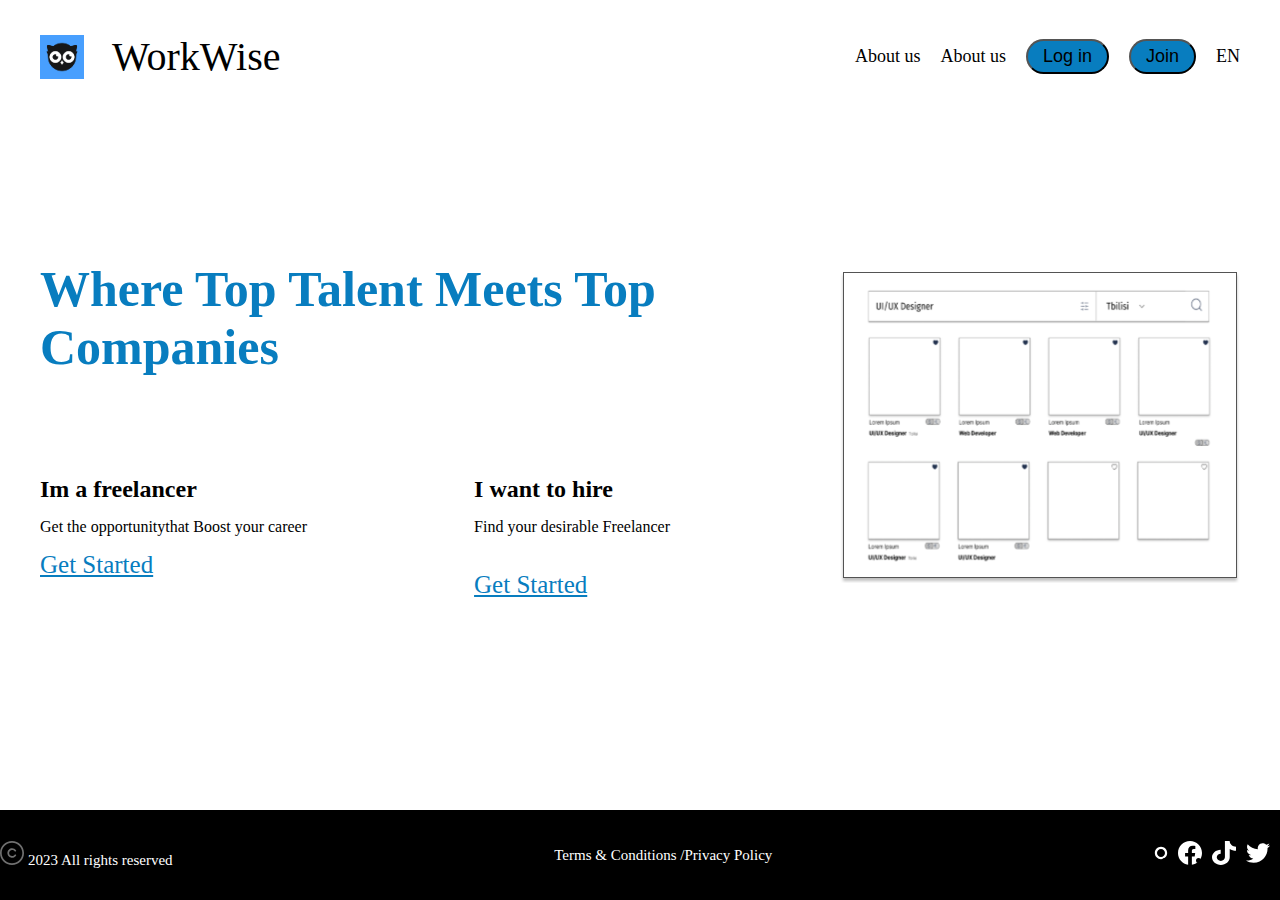
<file: index.html>
<!DOCTYPE html>
<html lang="en">
<head>
    <meta charset="UTF-8">
    <meta http-equiv="X-UA-Compatible" content="IE=edge">
    <meta name="viewport" content="width=device-width, initial-scale=1.0">
    <link rel="stylesheet" href="style.css">
    <title>Document</title>
</head>
<body>
    <div class="container">
        <header>
            <div class="logo-wrapper">
                <img src="images/logo.png" alt="##">
                <p>WorkWise</p>
            </div>
            <nav>
                <ul>
                    <li>
                        <a href="">
                            <p>About us</p>
                        </a>
                    </li>
                    <li>
                        <a href="">
                            <p>About us</p>
                        </a>
                    </li>
                    <li>
                        <button>
                            <a href="http:employees.html">Log in</a>
                        </button>
                    </li>
                    <li>
                        <button>
                            <a href="http:employees.html">Join</a> 
                        </button>
                    </li>
                    <li>
                        <a href="">
                            <p>EN</p>
                        </a>
                    </li>
                </ul>
            </nav>
        </header>
        <section class="wrapper">
            <div class="left-side">
                <h1>Where Top Talent Meets Top Companies</h1>
                <div class="left-side-wrapper">
                    <div class="info-wrapper">
                        <h2>Im a freelancer</h2>
                        <p>Get the opportunitythat Boost your career</p>
                        <a href="">Get Started</a>
                    </div>
                    <div class="info-wrapper2">
                        <h2>I want to hire</h2>
                        <p>Find your desirable Freelancer</p>
                        <a href="">Get Started</a>
                    </div>
                </div>
            </div>
            <div class="right-side">
                <img src="images/box-img.svg" alt="##">
            </div>
        </section>
        <section>
            <div class="links">
                <a href="">Get Started</a>
                <a href="">Get Started</a>
            </div>
        </section>
    </div>
    <footer>
        <div>
            <img src="images/c.svg" alt="##">
            <span>2023 All rights reserved</span>
        </div>
        <div>
            <span>Terms & Conditions /Privacy Policy</span>
        </div>
        <nav>
            <ul>
                <li>
                    <a href="">
                        <img src="images/insta-icon.svg" alt="##">
                    </a>
                </li>
                <li>
                    <a href="">
                        <img src="images/fb-icon.svg" alt="##">
                    </a>
                </li>
                <li>
                    <a href="">
                        <img src="images/tiktok-icon.svg" alt="##">
                    </a>
                </li>
                <li>
                    <a href="">
                        <img src="images/twitter-icon.svg" alt="##">
                    </a>
                </li>
            </ul>
        </nav>
    </footer>
</body>
</html>
</file>
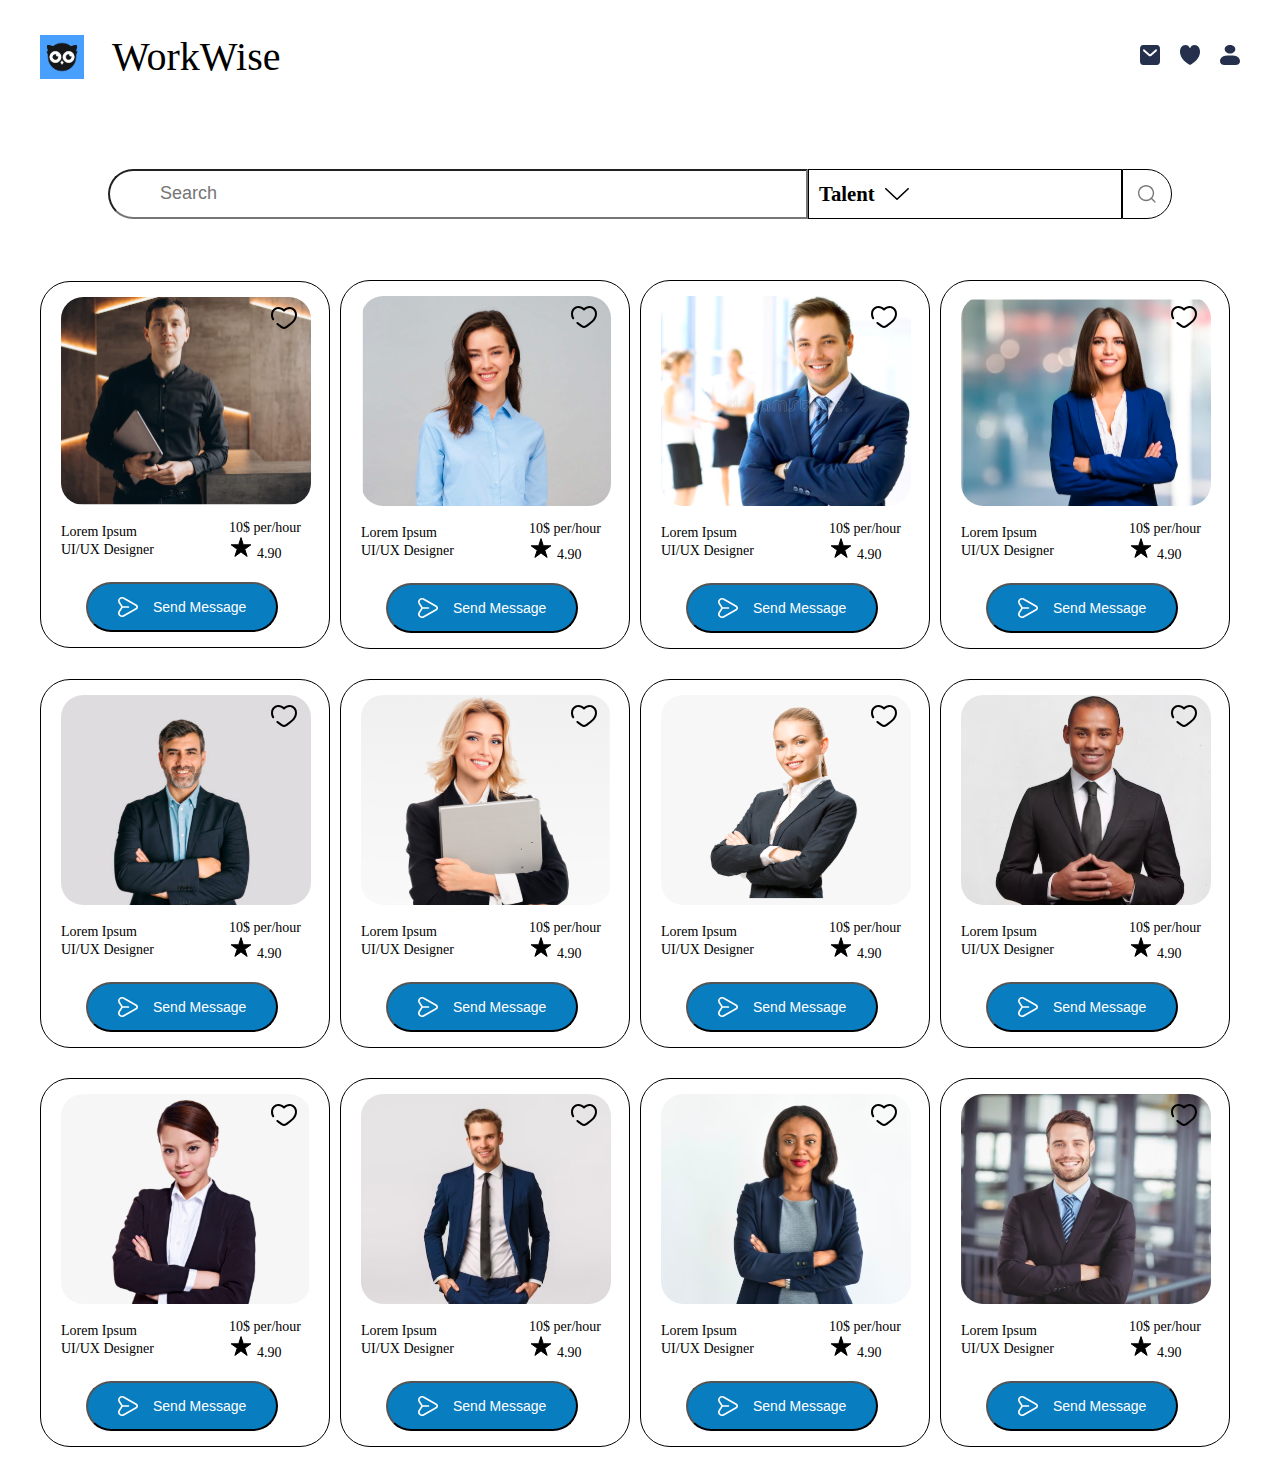
<file: employees.html>
<!DOCTYPE html>
<html lang="en">
<head>
    <meta charset="UTF-8">
    <meta http-equiv="X-UA-Compatible" content="IE=edge">
    <meta name="viewport" content="width=device-width, initial-scale=1.0">
    <link rel="stylesheet" href="employees.css">
    <link rel="stylesheet" href="https://cdnjs.cloudflare.com/ajax/libs/font-awesome/6.4.0/css/all.min.css" integrity="sha512-iecdLmaskl7CVkqkXNQ/ZH/XLlvWZOJyj7Yy7tcenmpD1ypASozpmT/E0iPtmFIB46ZmdtAc9eNBvH0H/ZpiBw==" crossorigin="anonymous" referrerpolicy="no-referrer" />
    <title>Document</title>
</head>
<body>
    <div class="container">
        <header>
            <div class="logo-wrapper">
                <img src="images/logo.png" alt="##">
                <p>WorkWise</p>
            </div>
            <nav>
                <ul>
                    <li>
                        <a href="">
                            <img src="images/letter.svg" alt="##">
                        </a>
                    </li>
                    <li>
                        <a href="">
                            <img src="images/heart.svg" alt="##">
                        </a>
                    </li>
                    <li>
                        <a href="http:main-page.html">
                            <img src="images/user.svg" alt="##">
                        </a>
                    </li>
                </ul>
            </nav>
        </header>
        <section>
            <div class="input-wrapper">
                <div class="relative">
                    <div class="input-icons">
                        <i class="fa-solid fa-magnifying-glass fa-2xl" id="icon1"></i>
                        <i class="fa-brands fa-slack fa-2xl" id="icon2"></i>
                        <input class="input-field" type="text" placeholder="Search">
                        <div class="hover2">
                            <div class="category">
                                <h3>category</h3>
                                <div class="flex-box">
                                    <p class="block">UI Designer</p>
                                    <p class="block">UX Researcher</p>
                                    <p class="block">Web Developer</p>
                                    <p class="block">Mobile Developer</p>
                                    <p class="block">IT Manager</p>
                                    <p class="block">3D Artist</p>
                                    <p class="block">Project Manager</p>
                                    <p class="block">Social Media Manager</p>
                                    <p class="block">Game Developer</p>
                                    <p class="block">Data Analyst</p>
                                    <p class="block">Graphic Designer</p>
                                </div>
                            </div>
                            <div class="price-range">
                                <h3>Price Range</h3>
                                <form action="">
                                    <input type="range">
                                </form>
                            </div>
                            <div class="price-range2">
                                <h3>Ratings</h3>
                                <div class="wrapper">
                                    <div class="rating-wrapper">
                                        <img src="images/star.svg" alt="#">
                                        <p>all</p>
                                    </div>
                                    <div class="rating-wrapper">
                                        <img src="images/star.svg" alt="#">
                                        <p>5</p>
                                    </div>
                                    <div class="rating-wrapper">
                                        <img src="images/star.svg" alt="#">
                                        <p>4</p>
                                    </div>
                                    <div class="rating-wrapper">
                                        <img src="images/star.svg" alt="#">
                                        <p>3</p>
                                    </div>
                                    <div class="rating-wrapper">
                                        <img src="images/star.svg" alt="#">
                                        <p>2</p>
                                    </div>
                                </div>
                            </div>
                            <div class="price-range">
                                <h3>Location</h3>
                                <div class="flex-box">
                                    <p class="block">Tbilisi</p>
                                    <p class="block">Kutaisi</p>
                                    <p class="block">Batumi</p>
                                    <p class="block">Rustavi</p>
                                </div>
                            </div>
                        </div>
                    </div>
                </div>
                <div class="relative">
                    <div class="listener">
                        <h5>Talent</h5>
                        <img src="images/arrow.svg" alt="#">
                        <div class="hover">
                            <div class="hover-block-wrapper">
                                <img src="images/two-users.svg" alt="#">
                                <div>
                                    <h6>Talent</h6>
                                    <span>Hire professionals and agencies</span>
                                </div>
                            </div>
                            <div class="hover-block-wrapper">
                                <img src="images/list.svg" alt="#">
                                <div>
                                    <h6>Projects</h6>
                                    <span>Hire professionals and agencies</span>
                                </div>
                            </div>
                            <div class="hover-block-wrapper">
                                <img src="images/bag.svg" alt="#">
                                <div>
                                    <h6>Jobs</h6>
                                    <span>Hire professionals and agencies</span>
                                </div>
                            </div>
                        </div>
                    </div>
                    <!-- <div class="hover">
                        <div class="hover-block-wrapper">
                            <img src="images/two-users.svg" alt="#">
                            <div>
                                <h6>Talent</h6>
                                <span>Hire professionals and agencies</span>
                            </div>
                        </div>
                        <div class="hover-block-wrapper">
                            <img src="images/list.svg" alt="#">
                            <div>
                                <h6>Projects</h6>
                                <span>Hire professionals and agencies</span>
                            </div>
                        </div>
                        <div class="hover-block-wrapper">
                            <img src="images/bag.svg" alt="#">
                            <div>
                                <h6>Jobs</h6>
                                <span>Hire professionals and agencies</span>
                            </div>
                        </div>
                    </div> -->
                </div>
                <div class="loop-button">
                    <img class="loop" src="images/loop2.svg" alt="##">
                </div>
            </div>
        </section>
        <section class="profiles">
            <div class="working-profile">
                <a href="http:profile.html">
                    <div class="picture-wrapper">
                        <img class="profile-picture" src="images/image-1.svg" alt="##">
                        <img class="heart-icon" src="images/heart-icon.svg" alt="##">
                    </div>
                    <div class="info-wrapper">
                        <div>
                            <p>Lorem Ipsum</p>
                            <span>UI/UX Designer</span>
                        </div>
                        <div>
                            <p>10$ per/hour</p>
                            <div>
                                <img src="images/star2.svg" alt="##">
                                <span>4.90</span>
                            </div>
                        </div>
                    </div>
                    <button>
                        <img src="images/right-arrow.svg" alt="##">
                        <p>Send Message</p>
                    </button>
                </a>
            </div>
            <div class="working-profile">
                <a href="">
                    <div class="picture-wrapper">
                        <img class="profile-picture" src="images/image-12.svg" alt="##">
                        <img class="heart-icon" src="images/heart-icon.svg" alt="##">
                    </div>
                    <div class="info-wrapper">
                        <div>
                            <p>Lorem Ipsum</p>
                            <span>UI/UX Designer</span>
                        </div>
                        <div>
                            <p>10$ per/hour</p>
                            <div>
                                <img src="images/star2.svg" alt="##">
                                <span>4.90</span>
                            </div>
                        </div>
                    </div>
                    <button>
                        <img src="images/right-arrow.svg" alt="##">
                        <p>Send Message</p>
                    </button>
                </a>
            </div>
            <div class="working-profile">
                <a href="">
                    <div class="picture-wrapper">
                        <img class="profile-picture" src="images/image-11.svg" alt="##">
                        <img class="heart-icon" src="images/heart-icon.svg" alt="##">
                    </div>
                    <div class="info-wrapper">
                        <div>
                            <p>Lorem Ipsum</p>
                            <span>UI/UX Designer</span>
                        </div>
                        <div>
                            <p>10$ per/hour</p>
                            <div>
                                <img src="images/star2.svg" alt="##">
                                <span>4.90</span>
                            </div>
                        </div>
                    </div>
                    <button>
                        <img src="images/right-arrow.svg" alt="##">
                        <p>Send Message</p>
                    </button>
                </a>
            </div>
            <div class="working-profile">
                <a href="">
                    <div class="picture-wrapper">
                        <img class="profile-picture" src="images/image-10.svg" alt="##">
                        <img class="heart-icon" src="images/heart-icon.svg" alt="##">
                    </div>
                    <div class="info-wrapper">
                        <div>
                            <p>Lorem Ipsum</p>
                            <span>UI/UX Designer</span>
                        </div>
                        <div>
                            <p>10$ per/hour</p>
                            <div>
                                <img src="images/star2.svg" alt="##">
                                <span>4.90</span>
                            </div>
                        </div>
                    </div>
                    <button>
                        <img src="images/right-arrow.svg" alt="##">
                        <p>Send Message</p>
                    </button>
                </a>
            </div>
            <div class="working-profile">
                <a href="">
                    <div class="picture-wrapper">
                        <img class="profile-picture" src="images/image-2.svg" alt="##">
                        <img class="heart-icon" src="images/heart-icon.svg" alt="##">
                    </div>
                    <div class="info-wrapper">
                        <div>
                            <p>Lorem Ipsum</p>
                            <span>UI/UX Designer</span>
                        </div>
                        <div>
                            <p>10$ per/hour</p>
                            <div>
                                <img src="images/star2.svg" alt="##">
                                <span>4.90</span>
                            </div>
                        </div>
                    </div>
                    <button>
                        <img src="images/right-arrow.svg" alt="##">
                        <p>Send Message</p>
                    </button>
                </a>
            </div>
            <div class="working-profile">
                <a href="">
                    <div class="picture-wrapper">
                        <img class="profile-picture" src="images/image-3.svg" alt="##">
                        <img class="heart-icon" src="images/heart-icon.svg" alt="##">
                    </div>
                    <div class="info-wrapper">
                        <div>
                            <p>Lorem Ipsum</p>
                            <span>UI/UX Designer</span>
                        </div>
                        <div>
                            <p>10$ per/hour</p>
                            <div>
                                <img src="images/star2.svg" alt="##">
                                <span>4.90</span>
                            </div>
                        </div>
                    </div>
                    <button>
                        <img src="images/right-arrow.svg" alt="##">
                        <p>Send Message</p>
                    </button>
                </a>
            </div>
            <div class="working-profile">
                <a href="">
                    <div class="picture-wrapper">
                        <img class="profile-picture" src="images/image-4.svg" alt="##">
                        <img class="heart-icon" src="images/heart-icon.svg" alt="##">
                    </div>
                    <div class="info-wrapper">
                        <div>
                            <p>Lorem Ipsum</p>
                            <span>UI/UX Designer</span>
                        </div>
                        <div>
                            <p>10$ per/hour</p>
                            <div>
                                <img src="images/star2.svg" alt="##">
                                <span>4.90</span>
                            </div>
                        </div>
                    </div>
                    <button>
                        <img src="images/right-arrow.svg" alt="##">
                        <p>Send Message</p>
                    </button>
                </a>
            </div>
            <div class="working-profile">
                <a href="">
                    <div class="picture-wrapper">
                        <img class="profile-picture" src="images/image-5.svg" alt="##">
                        <img class="heart-icon" src="images/heart-icon.svg" alt="##">
                    </div>
                    <div class="info-wrapper">
                        <div>
                            <p>Lorem Ipsum</p>
                            <span>UI/UX Designer</span>
                        </div>
                        <div>
                            <p>10$ per/hour</p>
                            <div>
                                <img src="images/star2.svg" alt="##">
                                <span>4.90</span>
                            </div>
                        </div>
                    </div>
                    <button>
                        <img src="images/right-arrow.svg" alt="##">
                        <p>Send Message</p>
                    </button>
                </a>
            </div>
            <div class="working-profile">
                <a href="">
                    <div class="picture-wrapper">
                        <img class="profile-picture" src="images/image-6.svg" alt="##">
                        <img class="heart-icon" src="images/heart-icon.svg" alt="##">
                    </div>
                    <div class="info-wrapper">
                        <div>
                            <p>Lorem Ipsum</p>
                            <span>UI/UX Designer</span>
                        </div>
                        <div>
                            <p>10$ per/hour</p>
                            <div>
                                <img src="images/star2.svg" alt="##">
                                <span>4.90</span>
                            </div>
                        </div>
                    </div>
                    <button>
                        <img src="images/right-arrow.svg" alt="##">
                        <p>Send Message</p>
                    </button>
                </a>
            </div>
            <div class="working-profile">
                <a href="">
                    <div class="picture-wrapper">
                        <img class="profile-picture" src="images/image-7.svg" alt="##">
                        <img class="heart-icon" src="images/heart-icon.svg" alt="##">
                    </div>
                    <div class="info-wrapper">
                        <div>
                            <p>Lorem Ipsum</p>
                            <span>UI/UX Designer</span>
                        </div>
                        <div>
                            <p>10$ per/hour</p>
                            <div>
                                <img src="images/star2.svg" alt="##">
                                <span>4.90</span>
                            </div>
                        </div>
                    </div>
                    <button>
                        <img src="images/right-arrow.svg" alt="##">
                        <p>Send Message</p>
                    </button>
                </a>
            </div>
            <div class="working-profile">
                <a href="">
                    <div class="picture-wrapper">
                        <img class="profile-picture" src="images/image-8.svg" alt="##">
                        <img class="heart-icon" src="images/heart-icon.svg" alt="##">
                    </div>
                    <div class="info-wrapper">
                        <div>
                            <p>Lorem Ipsum</p>
                            <span>UI/UX Designer</span>
                        </div>
                        <div>
                            <p>10$ per/hour</p>
                            <div>
                                <img src="images/star2.svg" alt="##">
                                <span>4.90</span>
                            </div>
                        </div>
                    </div>
                    <button>
                        <img src="images/right-arrow.svg" alt="##">
                        <p>Send Message</p>
                    </button>
                </a>
            </div>
            <div class="working-profile">
                <a href="">
                    <div class="picture-wrapper">
                        <img class="profile-picture" src="images/image-9.svg" alt="##">
                        <img class="heart-icon" src="images/heart-icon.svg" alt="##">
                    </div>
                    <div class="info-wrapper">
                        <div>
                            <p>Lorem Ipsum</p>
                            <span>UI/UX Designer</span>
                        </div>
                        <div>
                            <p>10$ per/hour</p>
                            <div>
                                <img src="images/star2.svg" alt="##">
                                <span>4.90</span>
                            </div>
                        </div>
                    </div>
                    <button>
                        <img src="images/right-arrow.svg" alt="##">
                        <p>Send Message</p>
                    </button>
                </a>
            </div>
        </section>
    </div>
</body>
</html>
</file>
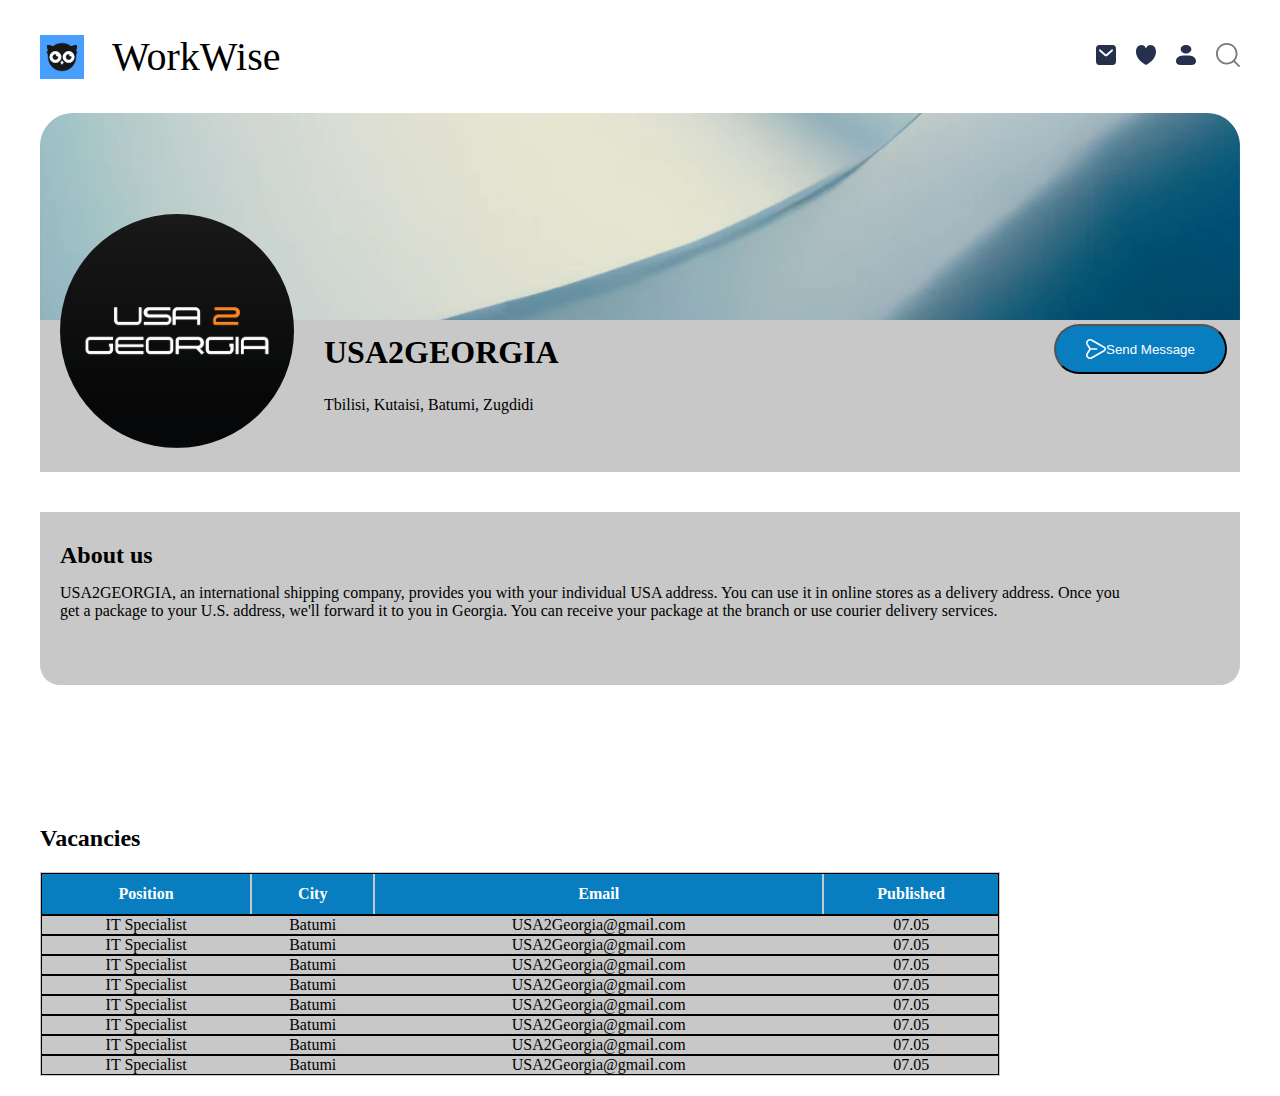
<file: main-page.html>
<!DOCTYPE html>
<html lang="en">
<head>
    <meta charset="UTF-8">
    <meta http-equiv="X-UA-Compatible" content="IE=edge">
    <meta name="viewport" content="width=device-width, initial-scale=1.0">
    <link rel="stylesheet" href="main-page.css">
    <title>Document</title>
</head>
<body>
    <div class="container">
        <header>
            <div class="logo-wrapper">
                <img src="images/logo.png" alt="##">
                <p>WorkWise</p>
            </div>
            <nav>
                <ul>
                    <li>
                        <a href="">
                            <img src="images/letter.svg" alt="##">
                        </a>
                    </li>
                    <li>
                        <a href="">
                            <img src="images/heart.svg" alt="##">
                        </a>
                    </li>
                    <li>
                        <a href="">
                            <img src="images/user.svg" alt="##">
                        </a>
                    </li>
                    <li>
                        <a href="">
                            <img src="images/loop.svg" alt="##">
                        </a>
                    </li>
                </ul>
            </nav>
        </header>
        <section>
            <div class="profile-of-davit">
                <img class="background-img" src="images/back-img.svg" alt="##">
                <div class="daviti">
                    <div class="flex-box">
                        <div class="picture-of-Davit">
                            <img class="pfp-of-davit" src="images/usatogeorgia.svg" alt="##">
                        </div>
                        <div class="info">
                            <h1>USA2GEORGIA</h1>
                            <p>Tbilisi, Kutaisi, Batumi, Zugdidi</p>
                        </div>
                        <h1 class="first-name">USA2GEORGIA</h1>
                        <button>
                            <img src="images/right-arrow.svg" alt="##">
                            <p>Send Message</p>
                        </button>
                    </div>
                </div>
            </div>
        </section>
        <section class="about">
            <h2>About us</h2>
            <p>USA2GEORGIA, an international shipping company, provides you with your individual USA address. You can use it in online stores as a delivery address. Once you get a package to your U.S. address, we'll forward it to you in Georgia. You can receive your package at the branch or use courier delivery services.</p>
        </section>
        <section>
            <h2>Vacancies</h2>
            <table>
                <tr>
                    <th>Position</th>
                    <th>City</th>
                    <th>Email</th>
                    <th>Published</th>
                </tr>
                <tr>
                    <td>IT Specialist</td>
                    <td>Batumi</td>
                    <td>USA2Georgia@gmail.com</td>
                    <td>07.05</td>
                </tr>
                <tr>
                    <td>IT Specialist</td>
                    <td>Batumi</td>
                    <td>USA2Georgia@gmail.com</td>
                    <td>07.05</td>
                </tr>
                <tr>
                    <td>IT Specialist</td>
                    <td>Batumi</td>
                    <td>USA2Georgia@gmail.com</td>
                    <td>07.05</td>
                </tr>
                <tr>
                    <td>IT Specialist</td>
                    <td>Batumi</td>
                    <td>USA2Georgia@gmail.com</td>
                    <td>07.05</td>
                </tr>
                <tr>
                    <td>IT Specialist</td>
                    <td>Batumi</td>
                    <td>USA2Georgia@gmail.com</td>
                    <td>07.05</td>
                </tr>
                <tr>
                    <td>IT Specialist</td>
                    <td>Batumi</td>
                    <td>USA2Georgia@gmail.com</td>
                    <td>07.05</td>
                </tr>
                <tr>
                    <td>IT Specialist</td>
                    <td>Batumi</td>
                    <td>USA2Georgia@gmail.com</td>
                    <td>07.05</td>
                </tr>
                <tr>
                    <td>IT Specialist</td>
                    <td>Batumi</td>
                    <td>USA2Georgia@gmail.com</td>
                    <td>07.05</td>
                </tr>
            </table>
        </section>
    </div>
</body>
</html>
</file>
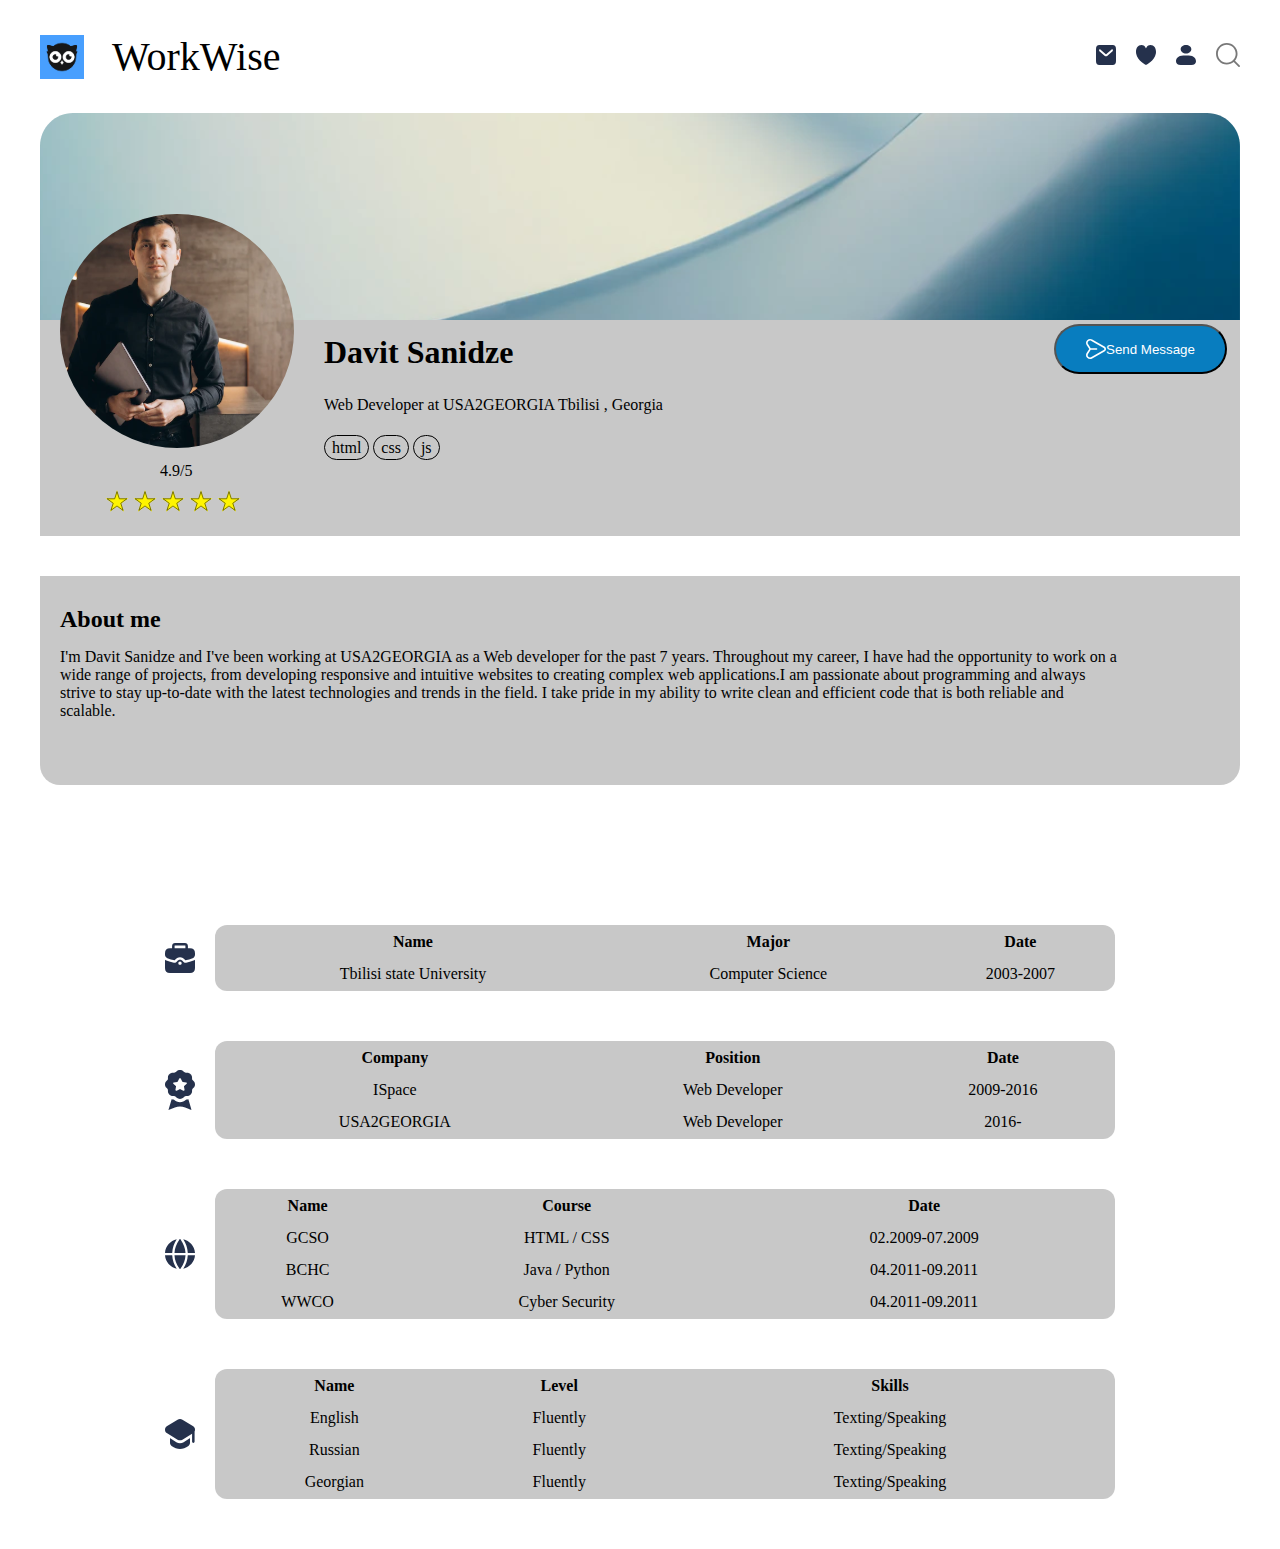
<file: profile.html>
<!DOCTYPE html>
<html lang="en">
<head>
    <meta charset="UTF-8">
    <meta http-equiv="X-UA-Compatible" content="IE=edge">
    <meta name="viewport" content="width=device-width, initial-scale=1.0">
    <link rel="stylesheet" href="profile.css">
    <title>Document</title>
</head>
<body>
    <div class="container">
        <header>
            <div class="logo-wrapper">
                <img src="images/logo.png" alt="##">
                <p>WorkWise</p>
            </div>
            <nav>
                <ul>
                    <li>
                        <a href="">
                            <img src="images/letter.svg" alt="##">
                        </a>
                    </li>
                    <li>
                        <a href="">
                            <img src="images/heart.svg" alt="##">
                        </a>
                    </li>
                    <li>
                        <a href="">
                            <img src="images/user.svg" alt="##">
                        </a>
                    </li>
                    <li>
                        <a href="">
                            <img src="images/loop.svg" alt="##">
                        </a>
                    </li>
                </ul>
            </nav>
        </header>
        <section>
            <div class="profile-of-davit">
                <img class="background-img" src="images/back-img.svg" alt="##">
                <div class="daviti">
                    <div class="flex-box">
                        <div class="picture-of-Davit">
                            <img class="pfp-of-davit" src="images/batoni-daviti.svg" alt="##">
                            <p class="rating">4.9/5</p>
                            <div class="images">
                                <img src="images/lightning-star.svg" alt="##">
                                <img src="images/lightning-star.svg" alt="##">
                                <img src="images/lightning-star.svg" alt="##">
                                <img src="images/lightning-star.svg" alt="##">
                                <img src="images/lightning-star.svg" alt="##">
                            </div>
                        </div>
                        <div class="info">
                            <h1>Davit Sanidze</h1>
                            <p>Web Developer at USA2GEORGIA Tbilisi , Georgia</p>
                            <div class="skills">
                                <span>html</span>
                                <span>css</span>
                                <span>js</span>
                            </div>
                        </div>
                        <h1 class="first-name">Davit Sanidze</h1>
                        <button>
                            <img src="images/right-arrow.svg" alt="##">
                            <p>Send Message</p>
                        </button>
                    </div>
                </div>
            </div>
        </section>
        <section class="about">
            <h2>About me</h2>
            <p>I'm Davit Sanidze and I've been working at USA2GEORGIA as a Web developer for the past 7 years. Throughout my career, I have had the opportunity to work on a wide range of projects, from developing responsive and intuitive websites to creating complex web applications.I am passionate about programming and always strive to stay up-to-date with the latest technologies and trends in the field. I take pride in my ability to write clean and efficient code that is both reliable and scalable.</p>
        </section>
        <section>
            <div class="table-wrapper">
                <img src="images/bag2.svg" alt="##">
                <table>
                    <tr>
                        <th>Name</th>
                        <th>Major</th>
                        <th>Date</th>
                    </tr>
                    <tr>
                        <td>Tbilisi state University</td>
                        <td>Computer Science</td>
                        <td>2003-2007</td>
                    </tr>
                </table>
            </div>
            <div class="table-wrapper">
                <img src="images/medal.svg" alt="##">
                <table>
                    <tr>
                        <th>Company</th>
                        <th>Position</th>
                        <th>Date</th>
                    </tr>
                    <tr>
                        <td>ISpace</td>
                        <td>Web Developer</td>
                        <td>2009-2016</td>
                    </tr>
                    <tr>
                        <td>USA2GEORGIA</td>
                        <td>Web Developer</td>
                        <td>2016-</td>
                    </tr>
                </table>
            </div>
            <div class="table-wrapper">
                <img src="images/earth.svg" alt="##">
                <table>
                    <tr>
                        <th>Name</th>
                        <th>Course</th>
                        <th>Date</th>
                    </tr>
                    <tr>
                        <td>GCSO</td>
                        <td>HTML / CSS</td>
                        <td>02.2009-07.2009</td>
                    </tr>
                    <tr>
                        <td>BCHC</td>
                        <td>Java / Python</td>
                        <td>04.2011-09.2011</td>
                    </tr>
                    <tr>
                        <td>WWCO</td>
                        <td>Cyber Security</td>
                        <td>04.2011-09.2011</td>
                    </tr>
                </table>
            </div>
            <div class="table-wrapper">
                <img src="images/hat.svg" alt="##">
                <table>
                    <tr>
                        <th>Name</th>
                        <th>Level</th>
                        <th>Skills</th>
                    </tr>
                    <tr>
                        <td>English</td>
                        <td>Fluently</td>
                        <td>Texting/Speaking</td>
                    </tr>
                    <tr>
                        <td>Russian</td>
                        <td>Fluently</td>
                        <td>Texting/Speaking</td>
                    </tr>
                    <tr>
                        <td>Georgian</td>
                        <td>Fluently</td>
                        <td>Texting/Speaking</td>
                    </tr>
                </table>
            </div>
        </section>
    </div>
</body>
</html>
</file>
<file: style.css>
*{
    margin: 0;
    padding: 0;
    box-sizing: border-box;
}
.container{
    max-width: 1200px;
    margin: 0 auto;
}
header{
    margin: 33px 0;
    display: flex;
    align-items: center;
    justify-content: space-between;
}
.logo-wrapper img{
    width: 44px;
}
.logo-wrapper p{
    font-size: 40px;
    margin-left: 28px;
}
header nav li{
    list-style: none;
    margin-left: 20px;
}
.logo-wrapper , nav ul{
    display: flex;
    align-items: center;
}
header a{
    text-decoration: none;
    color: black;
    font-size: 18px;
}
header button{
    background-color:#087DBF;
    padding: 5px 15px;
    border-radius: 20px;
}
.wrapper{
    display: flex;
    margin-top: 180px;
    align-items: center;
    justify-content: space-between;
}
.left-side{
    width: 630px;
}
.left-side h1{
    color: #087DBF;
    font-size:50px;
}
.right-side img{
    width: 400px;
}
.left-side-wrapper{
    display: flex;
    margin-top: 100px;
    justify-content: space-between;
}
.info-wrapper p{
    margin-top:15px;
    margin-bottom: 15px;
}
.info-wrapper2 p{
    margin-top:15px;
    margin-bottom: 35px;
}
.wrapper a{
    color: #087DBF;
     font-size: 25px;
}
footer nav ul{
    display: flex;
}
footer{
    position: fixed;
    bottom: 0;
    background-color: black;
    display: flex;
    align-items: center;
    justify-content: space-between;
    height: 90px;
    width: 100%;
}
footer span{
    color: white;
    font-size: 15px;
}
footer nav img{
    margin-right: 10px;
}
.info-wrapper2{
    max-width: 200px;
}
.links{
    display: none;
}
@media (max-width : 1024px) {
    .logo-wrapper p{
        display: none;
    }
    .wrapper{
        flex-wrap: wrap;
        justify-content: center;
    }
    .left-side-wrapper{
        display: none;
    }
    .left-side h1{
        text-align: center;
    }
    .right-side img{
        width: 300px;
        margin-top: 30px;
    }
    .links{
        display: flex;
        justify-content: space-evenly;
        margin-top: 100px;
    }
    .links a{
        font-size: 30px;
        color: #087DBF;
    }
}
</file>
<file: employees.css>
*{
    margin: 0;
    padding: 0;
    box-sizing: border-box;
}
.container{
    max-width: 1200px;
    margin: 0 auto;
}
header{
    margin: 33px 0;
    display: flex;
    align-items: center;
    justify-content: space-between;
}
.logo-wrapper img{
    width: 44px;
}
.logo-wrapper p{
    font-size: 40px;
    margin-left: 28px;
}
header nav li{
    list-style: none;
    margin-left: 20px;
}
.logo-wrapper , nav ul{
    display: flex;
    align-items: center;
}
.input-wrapper{
    margin-top: 83px;
    display: flex;
    align-items: start;
    justify-content: center;
    position: absolute;
    left: 50%;
    transform: translate(-50%, -50%);
}
.input-icons i {
    position: absolute;
    top: 25px;
}
.input-icons input{
    width: 700px;
    height: 50px;
    border-radius: 30px 0px 0px 30px;
}
#icon1{
    left: 15px;
}
#icon2{
    right: 15px;
}
::placeholder{
    font-size: 18px;
    padding-left: 50px;
}
.flex-box{
    display: flex;
    flex-wrap: wrap;
    width: 90%;
}
.block{
    font-size: 12px;
    border: 1px solid #087DBF;
    border-radius: 8px;
    padding: 10px 10px 10px 10px;
    margin: 10px 5px 5px 0px;
}
.block:hover{
    background-color: #087DBF;
    color: white;
    transition: 1s;
}
.rating-wrapper:hover{
    background-color: green;
    color: white;
    transition: 1s;
}
.hover-block-wrapper:hover{
    background-color: #087DBF;
    color: white;
    transition: 1s;
}
.hover2{
    margin: 10px 0px 0px 20px;
    padding: 20px;
    border: 1px solid black;
    border-radius: 20px;
    display: none;
    background-color: white;
    width: 650px;
    position: absolute;
    z-index: 0;
}
.price-range h3{
    margin:20px 0px ; 
}
.price-range input{
    width: 90%;
}
.wrapper{
    display: flex;
    flex-wrap: wrap;
}
.rating-wrapper{
    display: flex;
    align-items: center;
    font-size: 20px;
    border: #087DBF solid 2px;
    padding: 10px;
    border-radius: 50px;
    margin-right: 20px;
}
.ratings h3{
    margin: 20px 0px;
}
.rating-wrapper img{
    margin-right: 8px;
}
.input-icons:hover .hover2{
    display: block;
    z-index: 5;
    transition: 1.5s;
}
.listener{
    display: flex;
    align-items: center;
    border: 1px solid black;
    font-size: 25px;
    font-family: poppins;
    height: 50px;
    padding: 8px 0px 8px 10px;
    z-index: 10;
    width: 314px;
}
.listener h5{
    margin-right:10px;
}
.search-icon{
    border: 1px solid black;
    border-radius: 0px 30px 30px 0px;
    padding: 8px 25px 10px 25px;
}
.hover-block-wrapper img{
    margin-right: 10px;
}
.hover-block-wrapper h6{
    font-family: poppins;
    font-size: 16px;
}
.hover-block-wrapper span{
    color: #929292;
    font-size: 13px;
}
.hover-block-wrapper{
    display: flex;
    align-items: center;
    border: 1px solid;
    padding: 8px 0px 8px 12px;
    width: 314px;
}
.hover{
    display: inline-block;
    z-index: 1;
    position: absolute;
    top: 50px;
    left: 0px;
    display: none;
}
.listener:hover .hover{
    display: block;
    z-index: 10;
    transition: 2s;
    background-color: white;
}
.loop{
    width: 50px;;
    border: solid 1px black;
    height: 50px;
    border-radius: 0px 30px 30px 0px;
    padding: 0px 15px;
}
.picture-wrapper{
    display: grid;
    grid-template-columns: 1fr;
    grid-template-rows:1fr;
    grid-template-areas: "overlap";
}
.profile-picture{
    width: 250px;
    grid-area: overlap;

}
.heart-icon{
    grid-area: overlap;
    margin: 10px 0px 0px 210px;
}
.working-profile{
    padding: 15px 20px 0px 20px;
    border: 1px solid black;
    border-radius: 30px ;
    width: 290px;
    margin: 0px 10px 30px 0px;
}
.working-profile a{
    text-decoration: none;
    color: black;
    width: 250px;
}
.info-wrapper span,p{
    font-size: 14px;
} 
.info-wrapper{
    display: flex;
    justify-content: space-between;
    align-items: center;
    width: 240px;
    margin-top:15px;
}
.working-profile button img{
    margin-right: 15px;
}
.working-profile button{
    display: flex;
    align-items: center;
    padding: 13px 30px 13px 30px;
    background-color: #087DBF;
    color: white;
    border-radius:25px;
    margin: 20px 0px 15px 25px;
}
.profiles{
    margin-top: 200px;
    display: flex;
    align-items: center;
    flex-wrap: wrap;

}
.relative{
    position: relative;
}
@media (max-width:1024px){
    .container{
        max-width: 900px;
    }
    header{
        justify-content: space-around;
    }
    .loop-button{
        display: none;
    }
    .listener, .hover{
        display: none;
    }
    .input-icons input{
        border-radius: 30px;
    }
    .hover2{
        display: none;
        width:300px;
    }
    .category{
        width:100%;
    }
    .profiles{
        justify-content: center;
    }
    .input-icons input{
        width: 340px;
    }
    .price-range{
        display: none;
    }
    .logo-wrapper p{
        font-size: 30px;
    }
}
</file>
<file: main-page.css>
*{
    margin: 0;
    padding: 0;
    box-sizing: border-box;
}
.container{
    max-width: 1200px;
    margin: 0 auto;
}
header{
    margin: 33px 0;
    display: flex;
    align-items: center;
    justify-content: space-between;
}
.logo-wrapper img{
    width: 44px;
}
.logo-wrapper p{
    font-size: 40px;
    margin-left: 28px;
}
header nav li{
    list-style: none;
    margin-left: 20px;
}
.logo-wrapper , nav ul{
    display: flex;
    align-items: center;
}
.background-img{
    width: 100%;
}
.daviti{
    margin-top: -110px;
    background-color: #50505050;
    padding-bottom: 20px;
}
.picture-of-Davit{
    margin-left: 20px;
}
.rating{
    margin:10px 0px 10px 100px;
}
.images{
    margin-left: 45px;
}
.info{
    width: 370px;
    margin:120px 0px 0px 30px;
    margin-right: 30%;
}
.info p{
    margin: 25px 0;
}
.skills span{
    border:1px solid black;
    border-radius :15px;
    padding: 3px 7px ;
}
button{
    display: flex;
    align-items: center;
    padding: 10px 30px;
    background-color: #087DBF;
    color:white;
    border-radius:25px;
    height: 50px;
    margin-top: 110px;
    margin-right: 10px;
}
.flex-box{
    display: flex;
}
.about p{
    width: 90%;
    margin: 15px 0;
}
.about{
    background-color:#50505050;
    border-radius:0px 0px 20px 20px;
    padding: 30px 0px 50px 20px;
    margin:40px 0px 140px 0px;
}
.table-wrapper{
    display: flex;
    align-items: center;
    justify-content: center;
    margin-bottom: 50px;
    line-height: 30px;
}
.table-wrapper table{
    background-color:#50505050 ;
    width:900px;
    text-align: center;
    margin-left: 20px;
    border-radius: 12px;
}
table{
    text-align: center;
    background-color: #50505050;
    width: 80%;
    margin: 20px 0;
}
table tr{
    outline:1px solid black;
}
table th{
    background-color: #087DBF;
    color: white;
    height: 40px;
}
.first-name{
    display: none;
}
@media (max-width:860px) {
    .pfp-of-davit{
        width: 150px;
    }
    .info,.images,.rating{
        display: none;
    }
    .first-name{
        display: block;
        margin: 15px 0px 10px 20px;
    }
    .daviti{
        margin-top: -55px;
    }
    .flex-box{
        display: grid;
        place-items:center;
    }
    button{
        margin:0px 0px 15px 20px;
    }
    header{
        justify-content: space-around;
    }
    .logo-wrapper p{
        font-size: 25px;
    }
    .table{
        overflow-x: auto;
    }
}
</file>
<file: profile.css>
*{
    margin: 0;
    padding: 0;
    box-sizing: border-box;
}
.container{
    max-width: 1200px;
    margin: 0 auto;
}
header{
    margin: 33px 0;
    display: flex;
    align-items: center;
    justify-content: space-between;
}
.logo-wrapper img{
    width: 44px;
}
.logo-wrapper p{
    font-size: 40px;
    margin-left: 28px;
}
header nav li{
    list-style: none;
    margin-left: 20px;
}
.logo-wrapper , nav ul{
    display: flex;
    align-items: center;
}
.background-img{
    width: 100%;
}
.daviti{
    margin-top: -110px;
    background-color: #50505050;
    padding-bottom: 20px;
}
.picture-of-Davit{
    margin-left: 20px;
}
.rating{
    margin:10px 0px 10px 100px;
}
.images{
    margin-left: 45px;
}
.info{
    width: 370px;
    margin:120px 0px 0px 30px;
    margin-right: 30%;
}
.info p{
    margin: 25px 0;
}
.skills span{
    border:1px solid black;
    border-radius :15px;
    padding: 3px 7px ;
}
button{
    display: flex;
    align-items: center;
    padding: 10px 30px;
    background-color: #087DBF;
    color:white;
    border-radius:25px;
    height: 50px;
    margin-top: 110px;
    margin-right: 10px;
}
.flex-box{
    display: flex;
}
.about p{
    width: 90%;
    margin: 15px 0;
}
.about{
    background-color:#50505050;
    border-radius:0px 0px 20px 20px;
    padding: 30px 0px 50px 20px;
    margin:40px 0px 140px 0px;
}
.table-wrapper{
    display: flex;
    align-items: center;
    justify-content: center;
    margin-bottom: 50px;
    line-height: 30px;
}
.table-wrapper table{
    background-color:#50505050 ;
    width:900px;
    text-align: center;
    margin-left: 20px;
    border-radius: 12px;
}
.first-name{
    display: none;
}
@media (max-width:860px) {
    .pfp-of-davit{
        width: 150px;
    }
    .info,.images,.rating{
        display: none;
    }
    .first-name{
        display: block;
        margin: 15px 0px 10px 20px;
    }
    .daviti{
        margin-top: -55px;
    }
    .flex-box{
        display: grid;
        place-items:center;
    }
    button{
        margin:0px 0px 15px 20px;
    }
    header{
        justify-content: space-around;
    }
    .logo-wrapper p{
        font-size: 25px;
    }
    .table{
        overflow-x: auto;
    }
}
</file>
